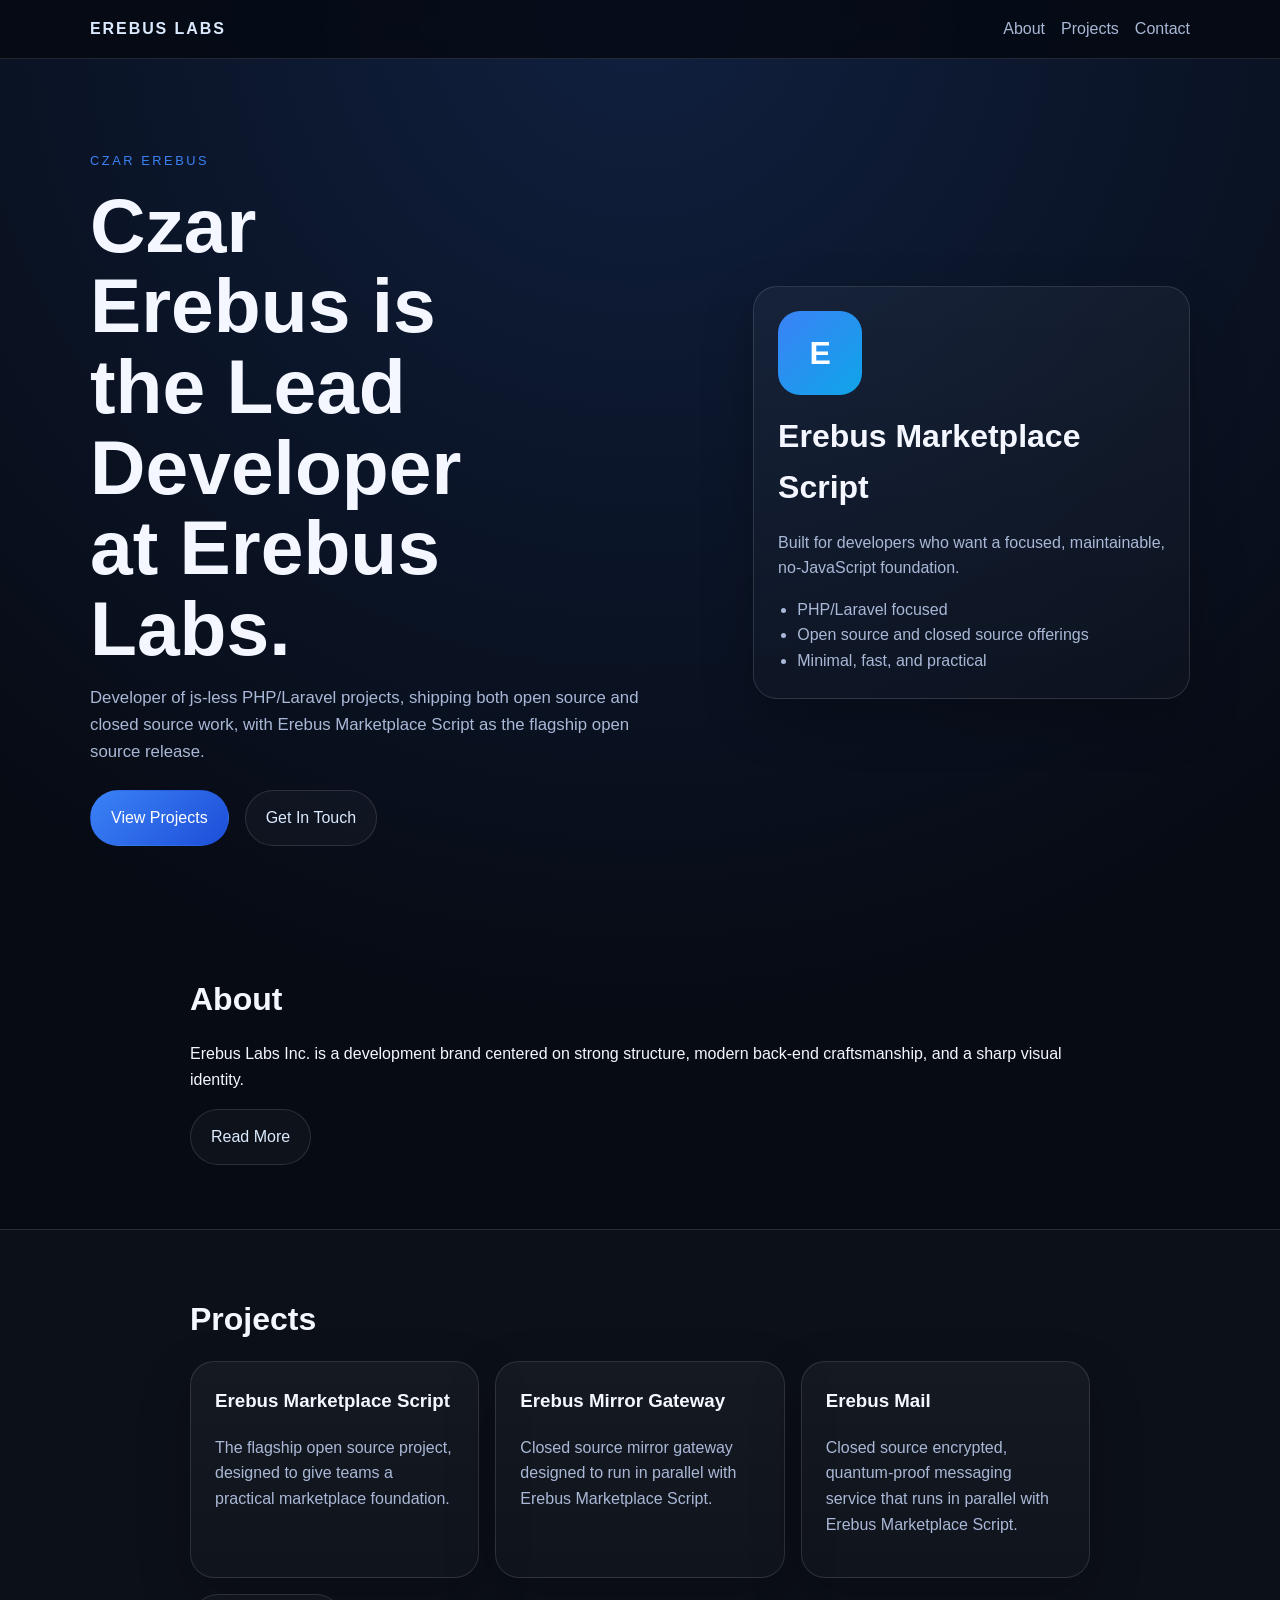
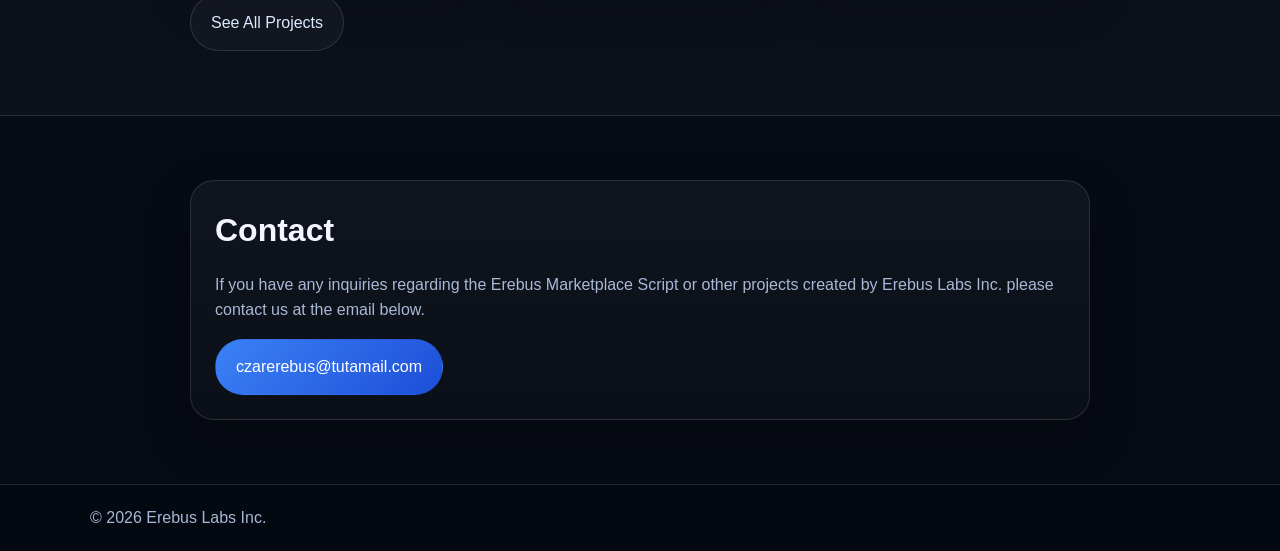
<file: index.html>
<!doctype html>
<html lang="en">
<head>
  <meta charset="utf-8">
  <meta name="viewport" content="width=device-width, initial-scale=1">
  <title>Erebus Labs Inc.</title>
  <meta name="description" content="Erebus Labs develops JS-less PHP/Laravel projects, open source and closed source, including our popular Erebus Marketplace Script.">
  <link rel="icon" href="favicon.ico">
  <link rel="stylesheet" href="assets/css/style.css">
</head>
<body>
  <header class="site-header">
    <div class="container nav-wrap">
      <a class="brand" href="index.html">Erebus Labs</a>
      <nav class="nav">
        <a href="about.html">About</a>
        <a href="projects.html">Projects</a>
        <a href="contact.html">Contact</a>
      </nav>
    </div>
  </header>

  <main id="home">
    <section class="hero">
      <div class="container hero-grid">
        <div>
          <p class="eyebrow">Czar Erebus</p>
          <h1>Czar Erebus is the Lead Developer at Erebus Labs.</h1>
          <p class="lead">Developer of js-less PHP/Laravel projects, shipping both open source and closed source work, with Erebus Marketplace Script as the flagship open source release.</p>
          <div class="actions">
            <a class="btn primary" href="projects.html">View Projects</a>
            <a class="btn secondary" href="contact.html">Get In Touch</a>
          </div>
        </div>

        <div class="card profile-card">
          <div class="avatar">E</div>
          <h2>Erebus Marketplace Script</h2>
          <p>Built for developers who want a focused, maintainable, no-JavaScript foundation.</p>
          <ul>
            <li>PHP/Laravel focused</li>
            <li>Open source and closed source offerings</li>
            <li>Minimal, fast, and practical</li>
          </ul>
        </div>
      </div>
    </section>

    <section id="about" class="section">
      <div class="container narrow">
        <h2>About</h2>
        <p>Erebus Labs Inc. is a development brand centered on strong structure, modern back-end craftsmanship, and a sharp visual identity.</p>
        <a class="btn secondary" href="about.html">Read More</a>
      </div>
    </section>

    <section id="projects" class="section alt">
      <div class="container narrow">
        <h2>Projects</h2>
        <div class="grid">
          <article class="card">
            <h3>Erebus Marketplace Script</h3>
            <p>The flagship open source project, designed to give teams a practical marketplace foundation.</p>
          </article>
          <article class="card">
            <h3>Erebus Mirror Gateway</h3>
            <p>Closed source mirror gateway designed to run in parallel with Erebus Marketplace Script.</p>
          </article>
          <article class="card">
            <h3>Erebus Mail</h3>
            <p>Closed source encrypted, quantum-proof messaging service that runs in parallel with Erebus Marketplace Script.</p>
          </article>
        </div>
        <a class="btn secondary" href="projects.html" style="margin-top: 1rem;">See All Projects</a>
      </div>
    </section>

    <section id="contact" class="section">
      <div class="container narrow contact-box">
        <h2>Contact</h2>
        <p>If you have any inquiries regarding the Erebus Marketplace Script or other projects created by Erebus Labs Inc. please contact us at the email below.</p>
        <a class="btn primary" href="mailto:czarerebus@tutamail.com">czarerebus@tutamail.com</a>
      </div>
    </section>
  </main>

  <footer class="site-footer">
    <div class="container">
      <p>© 2026 Erebus Labs Inc.</p>
    </div>
  </footer>
</body>
</html>
</file>
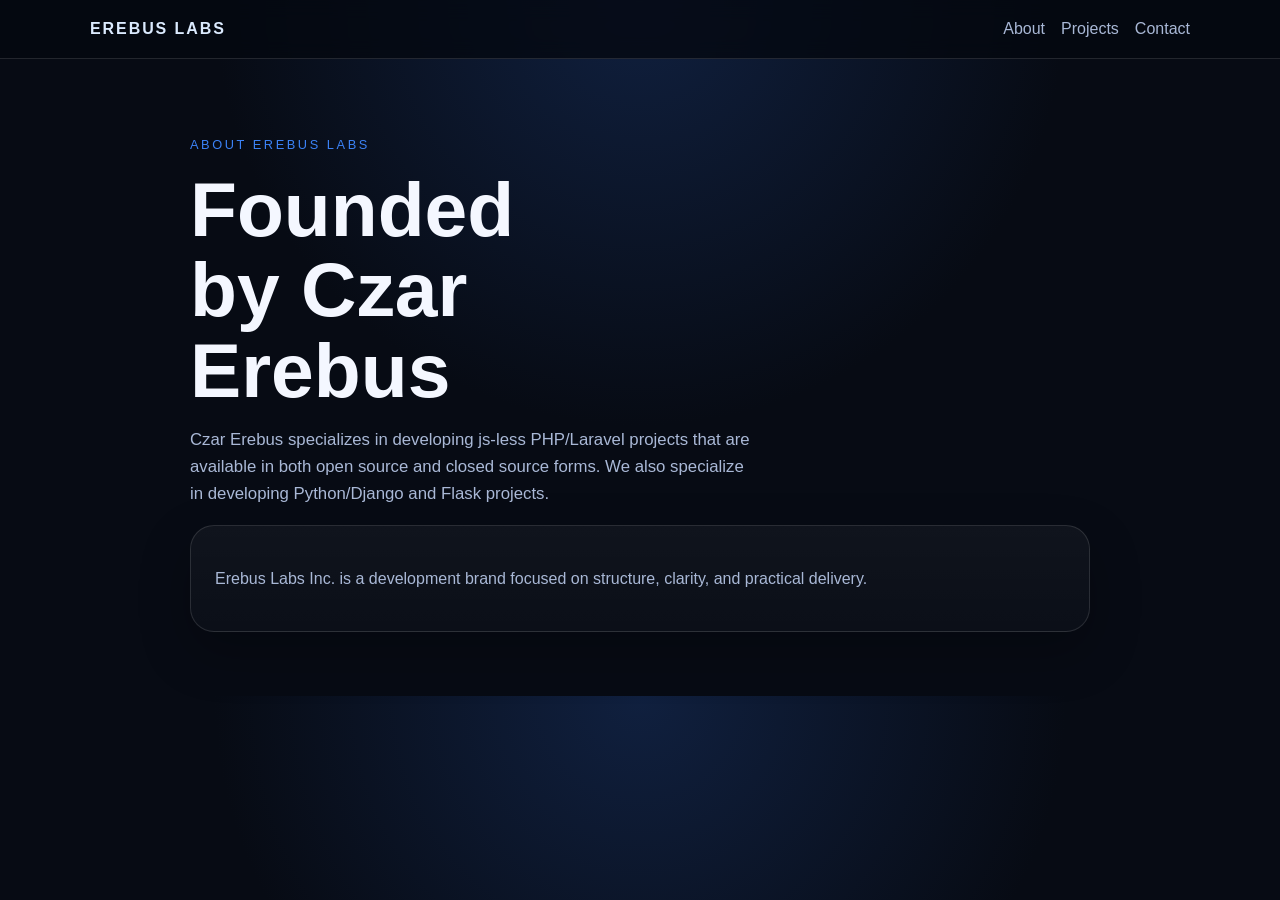
<file: about.html>
<!doctype html>
<html lang="en">
<head>
  <meta charset="utf-8">
  <meta name="viewport" content="width=device-width, initial-scale=1">
  <title>About | Erebus Labs Inc.</title>
  <meta name="description" content="About Erebus Labs Inc. and Czar Erebus">
  <link rel="icon" href="favicon.ico">
  <link rel="stylesheet" href="assets/css/style.css">
</head>
<body>
  <header class="site-header">
    <div class="container nav-wrap">
      <a class="brand" href="index.html">Erebus Labs</a>
      <nav class="nav">
        <a href="about.html">About</a>
        <a href="projects.html">Projects</a>
        <a href="contact.html">Contact</a>
      </nav>
    </div>
  </header>

  <main class="section">
    <div class="container narrow">
      <p class="eyebrow">About Erebus Labs</p>
      <h1>Founded by Czar Erebus</h1>
      <p class="lead">Czar Erebus specializes in developing js-less PHP/Laravel projects that are available in both open source and closed source forms. We also specialize in developing Python/Django and Flask projects.</p>
      <div class="card">
        <p>Erebus Labs Inc. is a development brand focused on structure, clarity, and practical delivery.</p>
      </div>
    </div>
  </main>
</body>
</html>
</file>
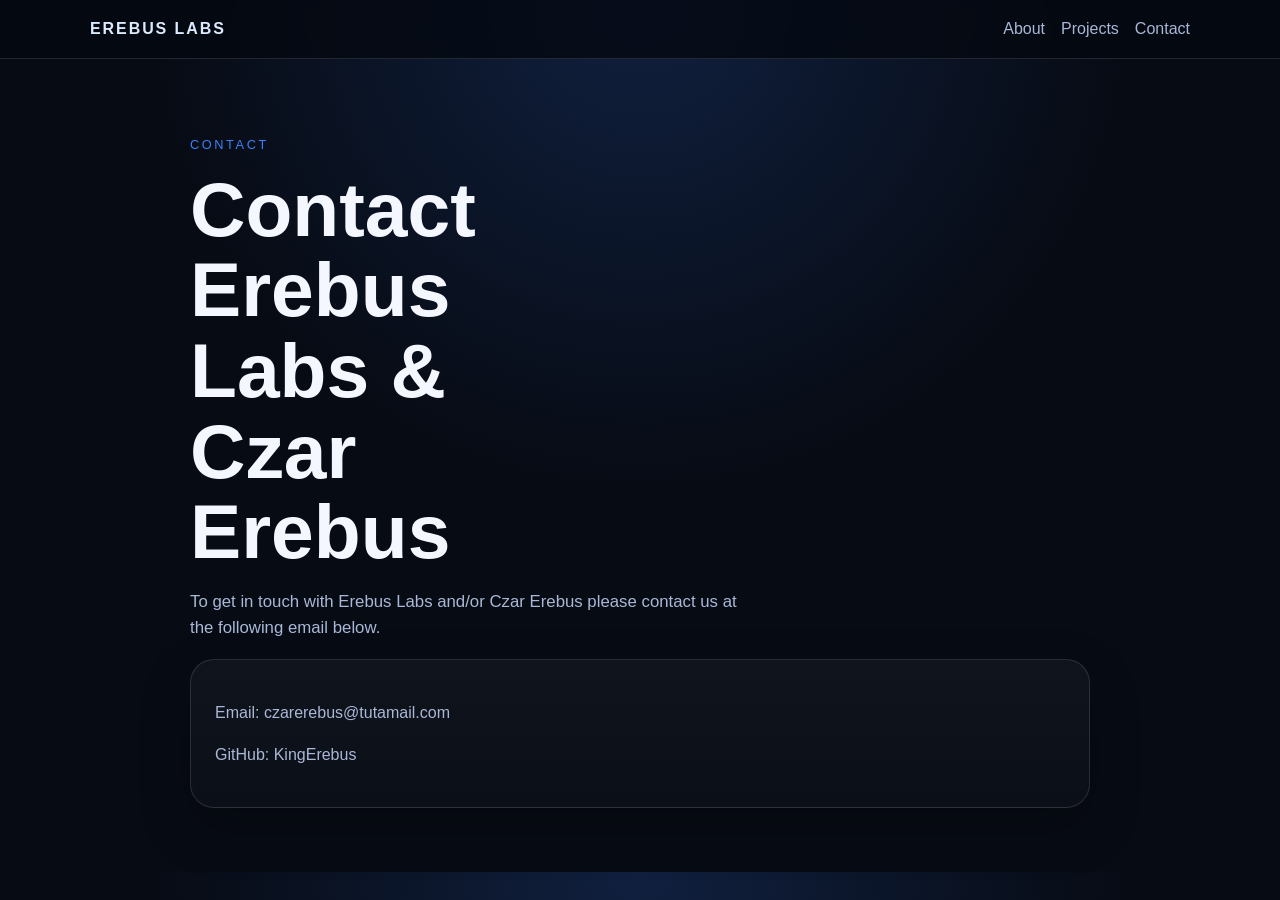
<file: contact.html>
<!doctype html>
<html lang="en">
<head>
  <meta charset="utf-8">
  <meta name="viewport" content="width=device-width, initial-scale=1">
  <title>Contact | Erebus Labs Inc.</title>
  <meta name="description" content="Contact Erebus Labs.">
  <link rel="icon" href="favicon.ico">
  <link rel="stylesheet" href="assets/css/style.css">
</head>
<body>
  <header class="site-header">
    <div class="container nav-wrap">
      <a class="brand" href="index.html">Erebus Labs</a>
      <nav class="nav">
        <a href="about.html">About</a>
        <a href="projects.html">Projects</a>
        <a href="contact.html">Contact</a>
      </nav>
    </div>
  </header>

  <main class="section">
    <div class="container narrow">
      <p class="eyebrow">Contact</p>
      <h1>Contact Erebus Labs & Czar Erebus</h1>
      <p class="lead">To get in touch with Erebus Labs and/or Czar Erebus please contact us at the following email below.</p>
      <div class="contact-box">
        <p>Email: <a href="mailto:czarerebus@tutamail.com">czarerebus@tutamail.com</a></p>
        <p>GitHub: <a href="#">KingErebus</a></p>
      </div>
    </div>
  </main>
</body>
</html>
</file>
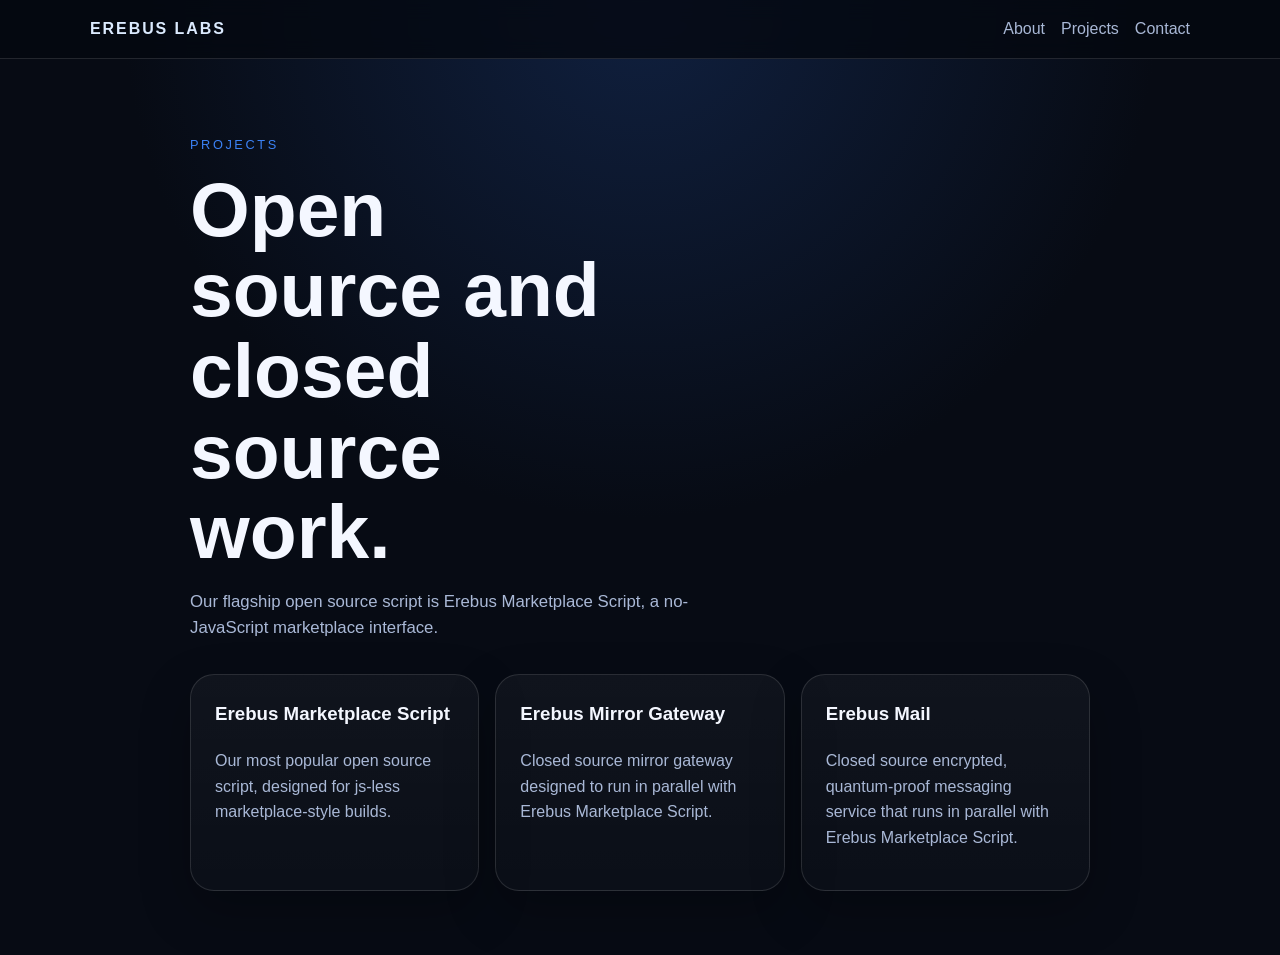
<file: projects.html>
<!doctype html>
<html lang="en">
<head>
  <meta charset="utf-8">
  <meta name="viewport" content="width=device-width, initial-scale=1">
  <title>Projects | Erebus Lab Inc.</title>
  <meta name="description" content="Projects by Erebus Labs, including Erebus Marketplace Script.">
  <link rel="icon" href="favicon.ico">
  <link rel="stylesheet" href="assets/css/style.css">
</head>
<body>
  <header class="site-header">
    <div class="container nav-wrap">
      <a class="brand" href="index.html">Erebus Labs</a>
      <nav class="nav">
        <a href="about.html">About</a>
        <a href="projects.html">Projects</a>
        <a href="contact.html">Contact</a>
      </nav>
    </div>
  </header>

  <main class="section">
    <div class="container narrow">
      <p class="eyebrow">Projects</p>
      <h1>Open source and closed source work.</h1>
      <p class="lead">Our flagship open source script is Erebus Marketplace Script, a no-JavaScript marketplace interface.</p>

      <div class="grid" style="margin-top: 2rem;">
        <article class="card">
          <h3>Erebus Marketplace Script</h3>
          <p>Our most popular open source script, designed for js-less marketplace-style builds.</p>
        </article>
        <article class="card">
          <h3>Erebus Mirror Gateway</h3>
          <p>Closed source mirror gateway designed to run in parallel with Erebus Marketplace Script.</p>
        </article>
        <article class="card">
          <h3>Erebus Mail</h3>
          <p>Closed source encrypted, quantum-proof messaging service that runs in parallel with Erebus Marketplace Script.</p>
        </article>
      </div>
    </div>
  </main>
</body>
</html>
</file>
<file: assets/css/style.css>
:root {
  --bg: #070b14;
  --panel: #0d1526;
  --panel-2: #111c33;
  --text: #f4f7ff;
  --muted: #a9b8d6;
  --accent: #3b82f6;
  --accent-2: #dbeafe;
  --border: rgba(255,255,255,.12);
}

* { box-sizing: border-box; }

html { scroll-behavior: smooth; }

body {
  margin: 0;
  font-family: Arial, Helvetica, sans-serif;
  background: radial-gradient(circle at top, #10203f 0, var(--bg) 45%);
  color: var(--text);
  line-height: 1.6;
}

a {
  color: inherit;
  text-decoration: none;
}

a:hover {
  opacity: .92;
}

.container {
  width: min(1100px, calc(100% - 2rem));
  margin: 0 auto;
}

.site-header, .site-footer {
  background: rgba(4, 8, 16, .78);
  backdrop-filter: blur(10px);
  border-bottom: 1px solid var(--border);
}

.site-footer {
  border-top: 1px solid var(--border);
  border-bottom: 0;
}

.nav-wrap {
  display: flex;
  justify-content: space-between;
  align-items: center;
  padding: 1rem 0;
  gap: 1rem;
}

.brand {
  font-weight: 800;
  letter-spacing: .12em;
  text-transform: uppercase;
  color: var(--accent-2);
}

.nav {
  display: flex;
  gap: 1rem;
  flex-wrap: wrap;
}

.nav a {
  color: var(--muted);
}

.nav a:hover {
  color: var(--text);
}

.hero {
  padding: 5rem 0 4rem;
}

.hero-grid {
  display: grid;
  grid-template-columns: 1.3fr .9fr;
  gap: 2rem;
  align-items: center;
}

.eyebrow {
  color: var(--accent);
  text-transform: uppercase;
  letter-spacing: .2em;
  font-size: .8rem;
}

h1 {
  font-size: clamp(2.5rem, 6vw, 4.8rem);
  line-height: 1.05;
  margin: .3rem 0 1rem;
  max-width: 10ch;
}

.lead {
  color: var(--muted);
  font-size: 1.05rem;
  max-width: 60ch;
}

.actions {
  display: flex;
  gap: 1rem;
  flex-wrap: wrap;
  margin-top: 1.5rem;
}

.btn {
  display: inline-flex;
  align-items: center;
  justify-content: center;
  padding: .9rem 1.25rem;
  border-radius: 999px;
  border: 1px solid var(--border);
}

.btn.primary {
  background: linear-gradient(135deg, var(--accent), #1d4ed8);
  color: white;
  border-color: transparent;
}

.btn.secondary {
  background: rgba(255,255,255,.03);
  color: var(--accent-2);
}

.section {
  padding: 4rem 0;
}

.section.alt {
  background: rgba(255,255,255,.02);
  border-top: 1px solid var(--border);
  border-bottom: 1px solid var(--border);
}

.narrow {
  max-width: 900px;
}

.grid {
  display: grid;
  grid-template-columns: repeat(3, minmax(0, 1fr));
  gap: 1rem;
  margin-top: 1rem;
}

.card, .contact-box, .profile-card {
  background: linear-gradient(180deg, rgba(255,255,255,.04), rgba(255,255,255,.02));
  border: 1px solid var(--border);
  border-radius: 24px;
  padding: 1.5rem;
  box-shadow: 0 20px 50px rgba(0,0,0,.25);
}

.avatar {
  width: 84px;
  height: 84px;
  border-radius: 22px;
  display: grid;
  place-items: center;
  background: linear-gradient(135deg, var(--accent), #0ea5e9);
  color: white;
  font-size: 2rem;
  font-weight: 800;
  margin-bottom: 1rem;
}

.profile-card ul {
  margin: 1rem 0 0;
  padding-left: 1.2rem;
  color: var(--muted);
}

h2 {
  font-size: 2rem;
  margin: 0 0 1rem;
}

h3 {
  margin-top: 0;
}

.card p, .contact-box p, .profile-card p {
  color: var(--muted);
}

.site-footer p {
  margin: 0;
  padding: 1.25rem 0;
  color: var(--muted);
}

@media (max-width: 900px) {
  .hero-grid, .grid {
    grid-template-columns: 1fr;
  }

  h1 {
    max-width: none;
  }

  .nav-wrap {
    flex-direction: column;
    align-items: flex-start;
  }
}
</file>
